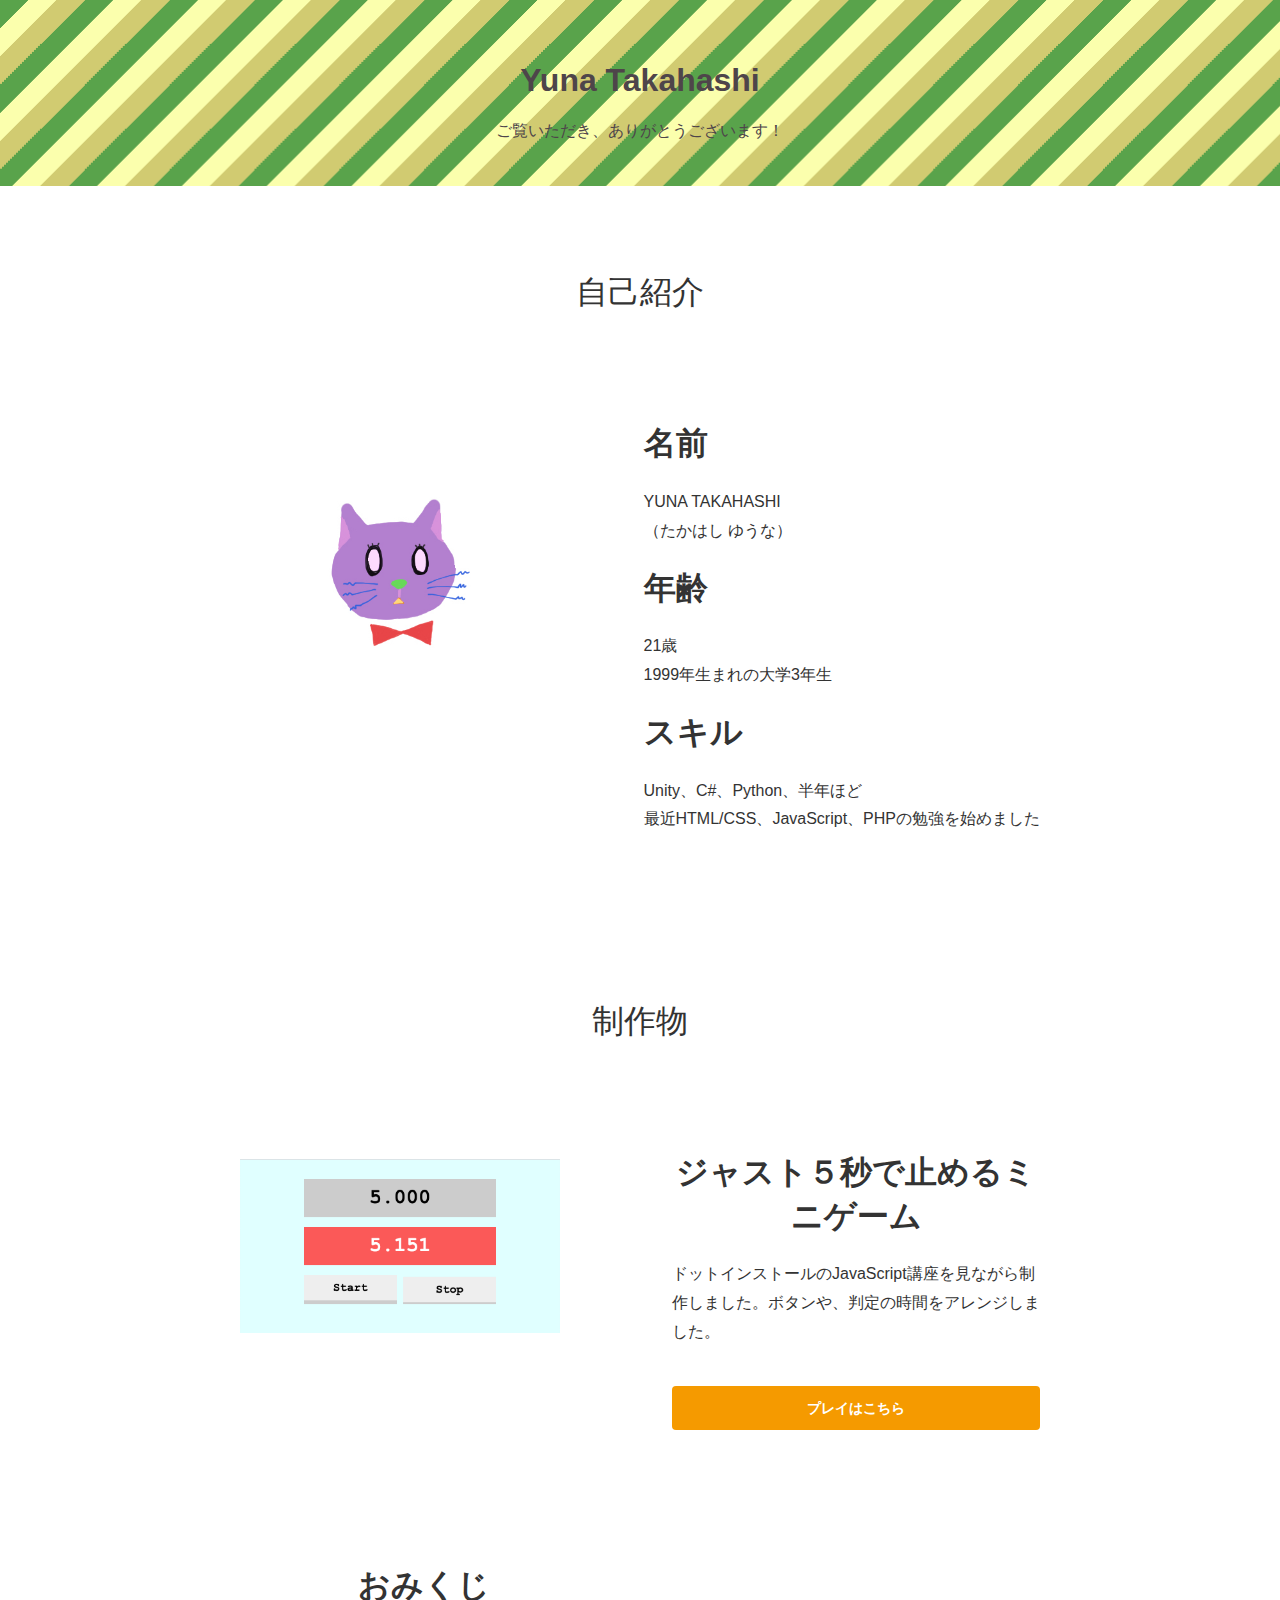
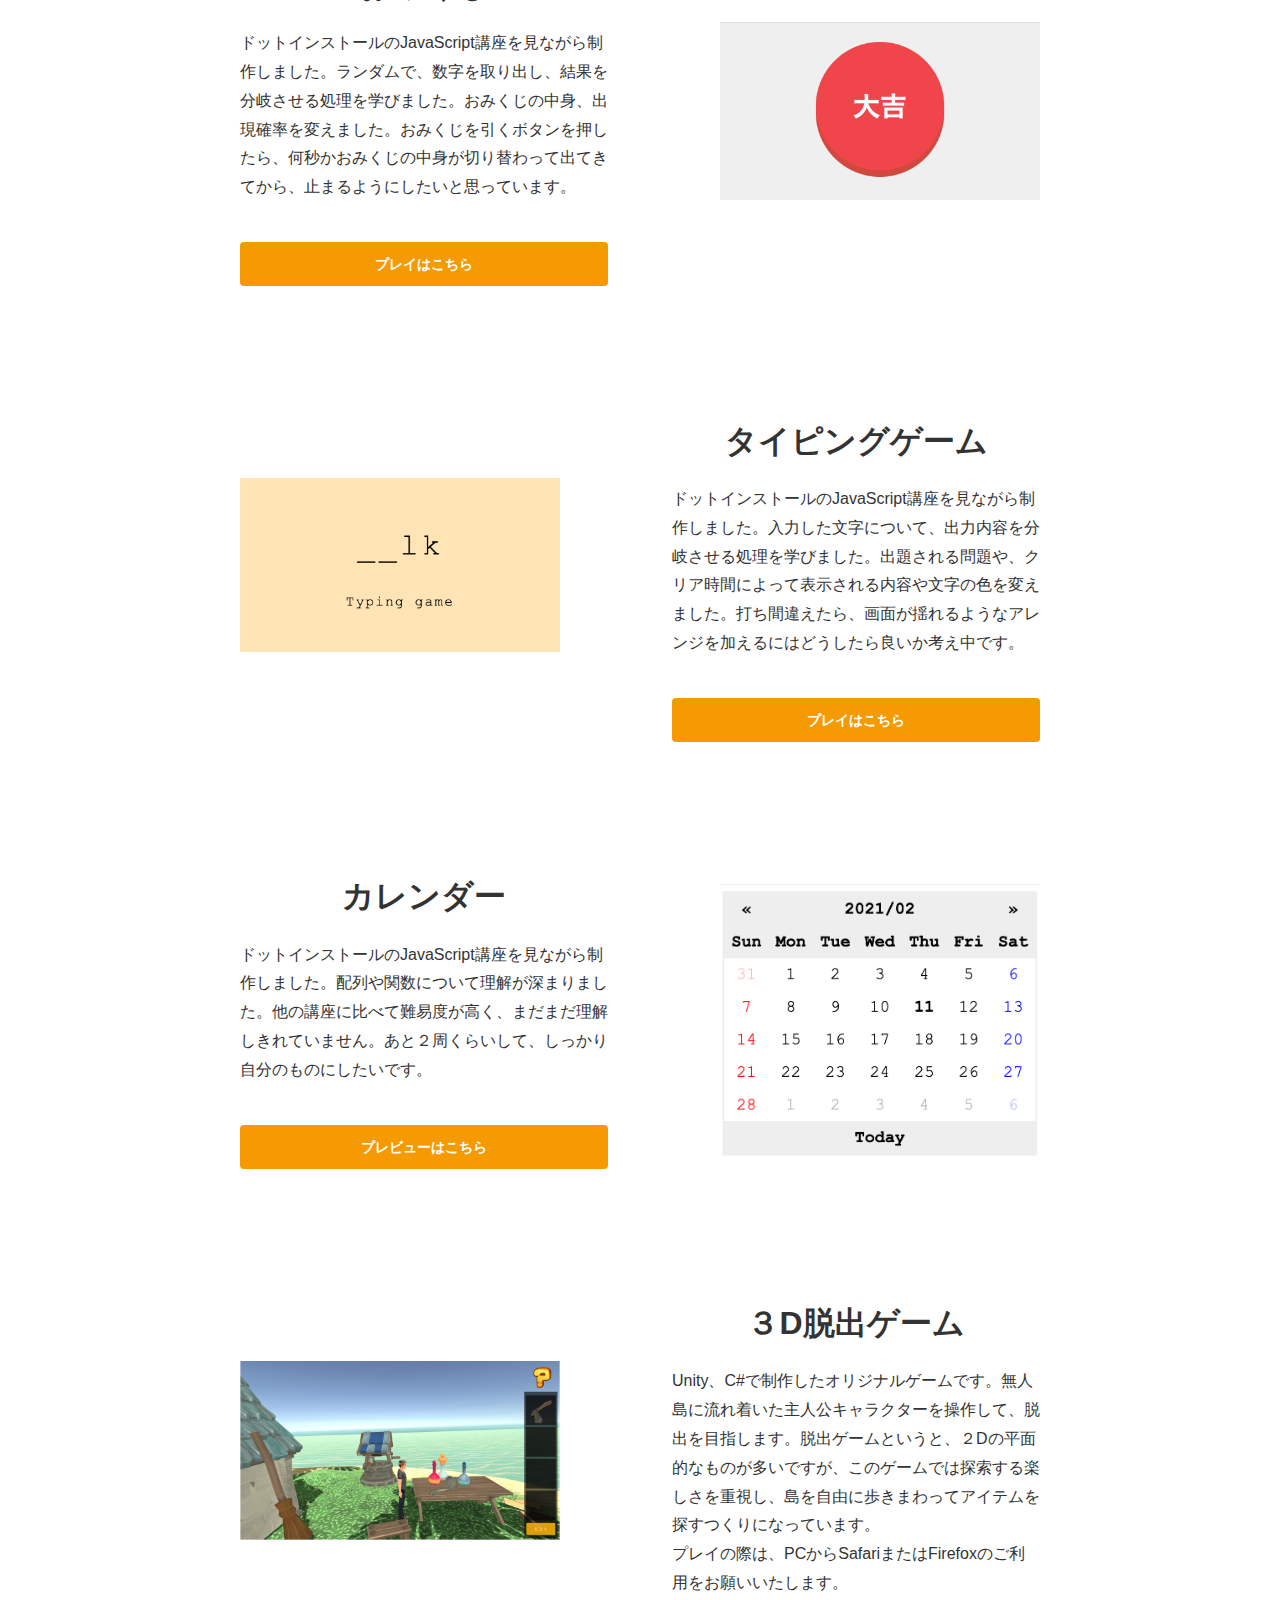
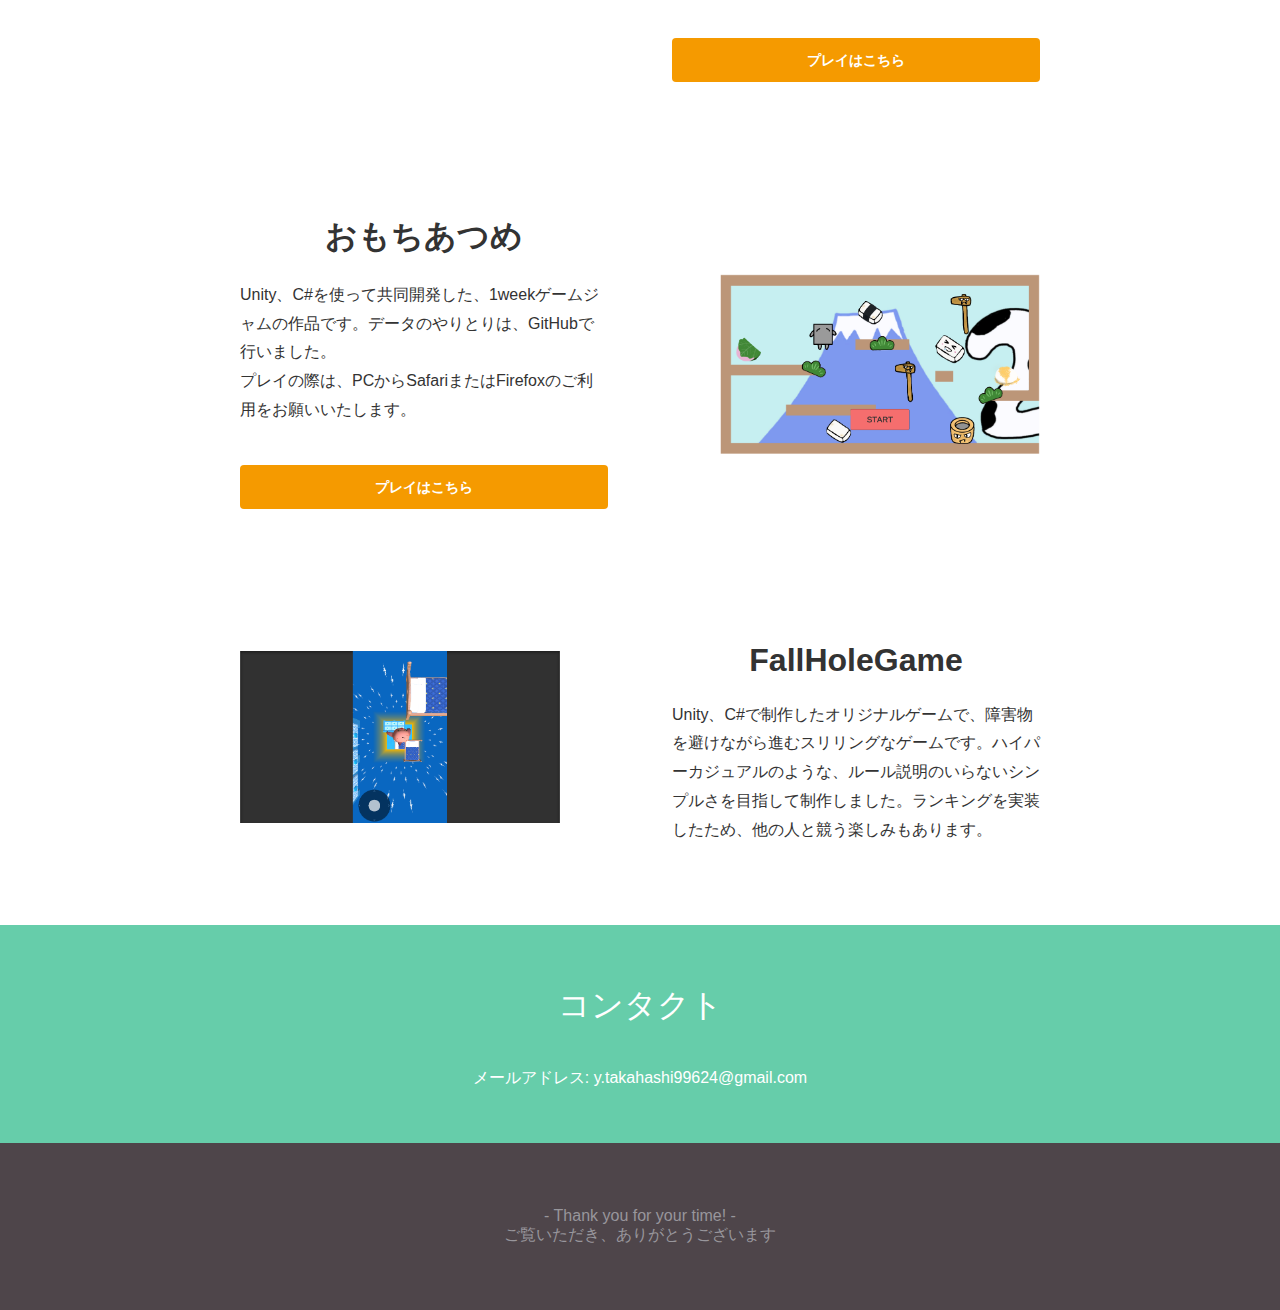
<file: index.html>
<!DOCTYPE html>
<html lang="ja">
<head>
  <meta charset="utf-8">
  <meta name="viewport" content="width=device-width, initial-scale=1">
  <title>Portfolio Yuna Takahashi</title>
  <link rel="stylesheet" href="css/styles.css">
  <link rel="icon" href="img/portfolio.ico">
</head>
<body>
  <header>
    <div class="container">
      <div class="info">
        <h1>Yuna Takahashi</h1>
        <p>ご覧いただき、ありがとうございます！</p>
      </div>
    </div>
  </header>

  <section class="features">
    <h1>自己紹介</h1>

    <div class="container">
      <section>
        <div class="pic mypic">
          <img src="img/prof.png">
        </div>
        <div class="myinfo">
          <h1>名前</h1>
          <p>YUNA TAKAHASHI<br>（たかはし ゆうな）</p>
          <h1>年齢</h1>
          <p>21歳<br>1999年生まれの大学3年生</p>
          <h1>スキル</h1>
          <p>Unity、C#、Python、半年ほど<br>最近HTML/CSS、JavaScript、PHPの勉強を始めました</p>
          <p></p>
        </div>
      </section>
    </div>

    <h1>制作物</h1>
    <div class="container">
      <section>
        <div class="pic">
          <img src="img/just5image2.png">
        </div>
        <div class="info">
          <h1>ジャスト５秒で止めるミニゲーム</h1>
          <p>ドットインストールのJavaScript講座を見ながら制作しました。ボタンや、判定の時間をアレンジしました。</p>
          <a href="game-seconds.html" target="blank" 
          class="btn">プレイはこちら</a>
          <!-- 横100％にしたい、画面大きいのだと60％だっけ -->
        </div>
      </section>
      
      <section>
        <div class="pic pic2">
          <img src="img/omikuji.png">
        </div>
        <div class="info">
          <h1>おみくじ</h1>
          <p>ドットインストールのJavaScript講座を見ながら制作しました。ランダムで、数字を取り出し、結果を分岐させる処理を学びました。おみくじの中身、出現確率を変えました。おみくじを引くボタンを押したら、何秒かおみくじの中身が切り替わって出てきてから、止まるようにしたいと思っています。</p>
          <a href="omikuji.html" target="blank"  class="btn">プレイはこちら</a>
        </div>
      </section>

      <section>
        <div class="pic pic2">
          <img src="img/typing.png">
        </div>
        <div class="info">
          <h1>タイピングゲーム</h1>
          <p>ドットインストールのJavaScript講座を見ながら制作しました。入力した文字について、出力内容を分岐させる処理を学びました。出題される問題や、クリア時間によって表示される内容や文字の色を変えました。打ち間違えたら、画面が揺れるようなアレンジを加えるにはどうしたら良いか考え中です。</p>
          <a href="typing.html" target="blank" class="btn">プレイはこちら</a>
        </div>
      </section>

      <section>
        <div class="pic">
          <img src="img/carender2.png">
        </div>
        <div class="info">
          <h1>カレンダー</h1>
          <p>ドットインストールのJavaScript講座を見ながら制作しました。配列や関数について理解が深まりました。他の講座に比べて難易度が高く、まだまだ理解しきれていません。あと２周くらいして、しっかり自分のものにしたいです。</p>
          <a href="calendar.html" target="blank" class="btn">プレビューはこちら</a>
        </div>
      </section>

      <section>
        <div class="pic pic2">
          <img src="img/escape.png">
        </div>
        <div class="info">
          <h1>３D脱出ゲーム</h1>
          <p>Unity、C#で制作したオリジナルゲームです。無人島に流れ着いた主人公キャラクターを操作して、脱出を目指します。脱出ゲームというと、２Dの平面的なものが多いですが、このゲームでは探索する楽しさを重視し、島を自由に歩きまわってアイテムを探すつくりになっています。<br>プレイの際は、PCからSafariまたはFirefoxのご利用をお願いいたします。</p>
          <a href="https://unityroom.com/games/island_dasyutu" class="btn">プレイはこちら</a>
          <!-- UnityRoomのリンクつける -->
        </div>
      </section>

      <section>
        <div class="pic pic2">
          <img src="img/omochi.png">
        </div>
        <div class="info">
          <h1>おもちあつめ</h1>
          <p>Unity、C#を使って共同開発した、1weekゲームジャムの作品です。データのやりとりは、GitHubで行いました。<br>プレイの際は、PCからSafariまたはFirefoxのご利用をお願いいたします。</p>
          <a href="https://unityroom.com/games/omochi_1weekgame_shimazu" class="btn">プレイはこちら</a>
        </div>
      </section>

      <section>
        <div class="pic">
          <img src="img/mogura.png">
        </div>
        <div class="info">
          <h1>FallHoleGame</h1>
          <p>Unity、C#で制作したオリジナルゲームで、障害物を避けながら進むスリリングなゲームです。ハイパーカジュアルのような、ルール説明のいらないシンプルさを目指して制作しました。ランキングを実装したため、他の人と競う楽しみもあります。</p>
          <!-- <a href="" class="btn">プレイはこちら</a> -->
        </div>
      </section>
      
    </div>
  </section>

  <section class="contact">
    <h1>コンタクト</h1>
    <p><br>メールアドレス:
      y.takahashi99624@gmail.com<br></p>
  </section>

  <footer>
    - Thank you for your time! -<br>
    ご覧いただき、ありがとうございます
  </footer>
</body>
</html>
</file>
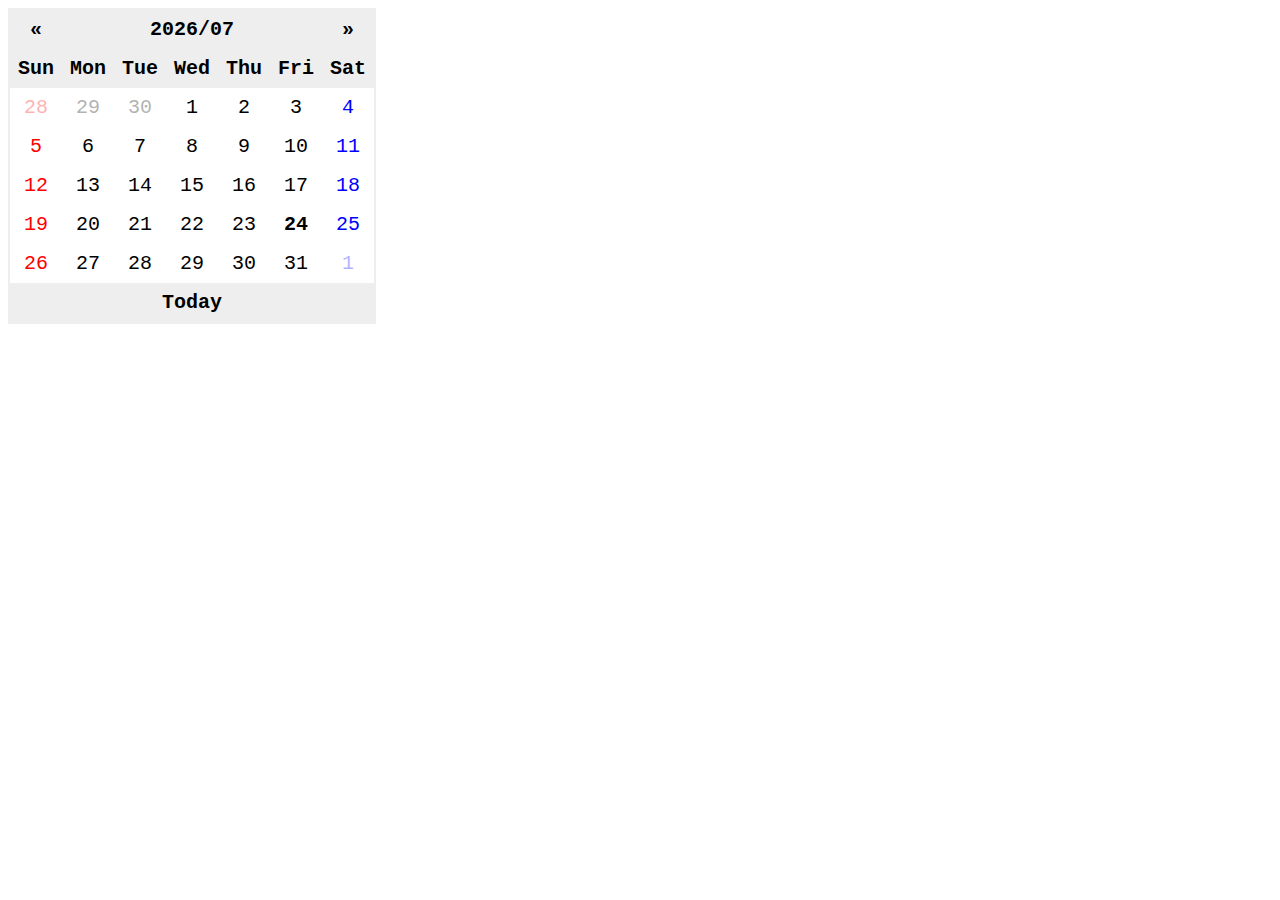
<file: calendar.html>
<!DOCTYPE html>
<html lang="ja">
<head>
  <meta charset="utf-8">
  <title>Calendar</title>
  <link rel="stylesheet" href="css/calendar-styles.css">
</head>
<body>
  <table>
    <thead>
      <tr><th id="prev">&laquo;</th>
        <th id="title" colspan="5">2020/05</th>
        <!-- colspan="5"で５列分を占有 -->
        <th id="next">&raquo;</th>
      </tr>    
      <tr>
        <th>Sun</th>
        <th>Mon</th>
        <th>Tue</th>
        <th>Wed</th>
        <th>Thu</th>
        <th>Fri</th>
        <th>Sat</th>
      </tr>
    </thead>
    <tbody>
      
    </tbody>     
    <tfoot>
      <tr>
        <td id="today" colspan="7">Today</td>
      </tr>
    </tfoot>
  </table>

  <script src="js/calendar.js"></script>
</body>
</html>
</file>
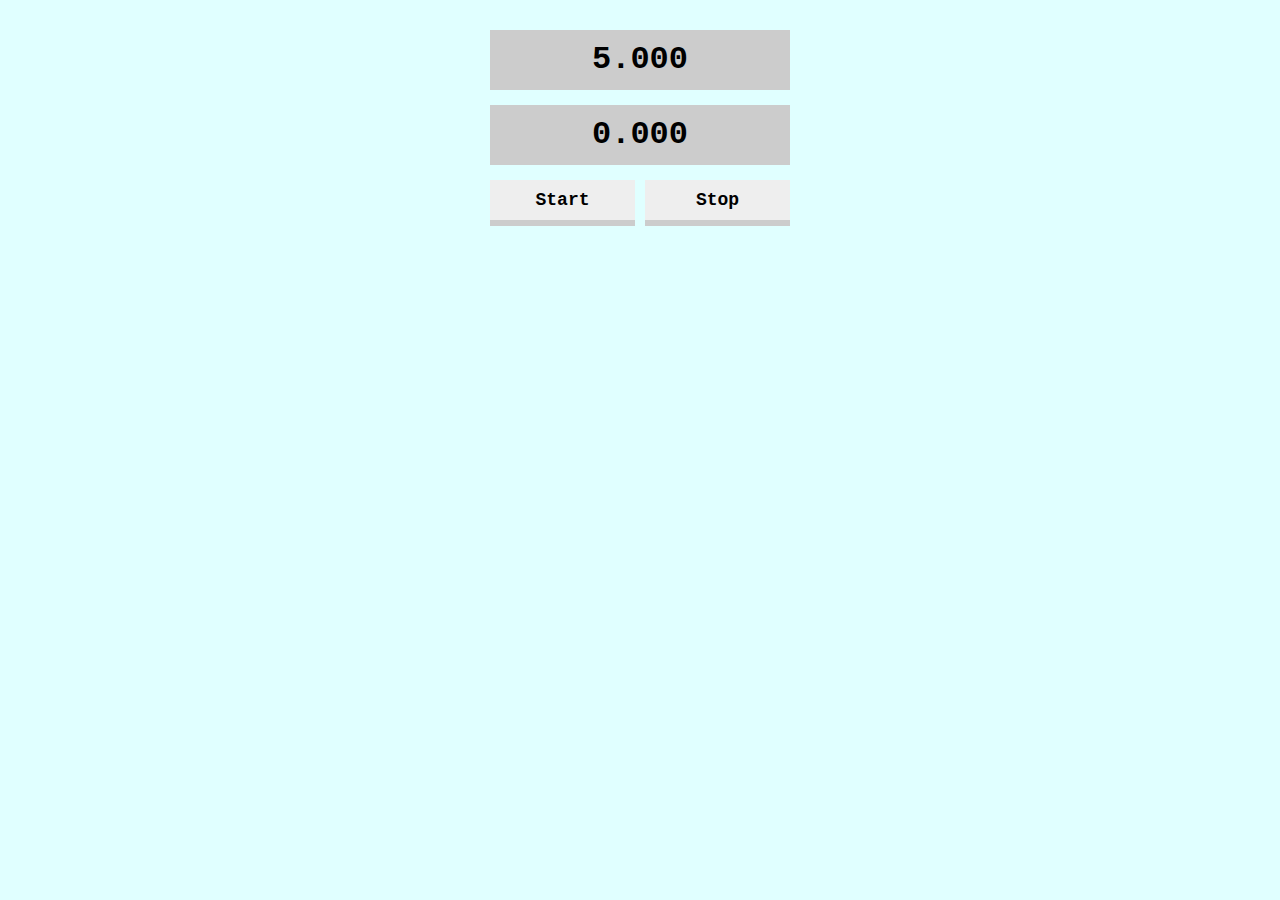
<file: game-seconds.html>
<!DOCTYPE html>
<html lang="ja">
<head>
  <meta charset="utf-8">
  <title>ジャストファイブ</title>
  <link rel="stylesheet" href="css/just-styles.css">
</head>
<body>
  <div class="container">
    <div id="target">5.000</div>
    <div id="result">0.000</div>
    <div class="buttons">
      <div id="start">Start</div>
      <div id="stop">Stop</div>
    </div>
    
  </div>
  <script src="js/seconds.js"></script>
</body>
</html>
</file>
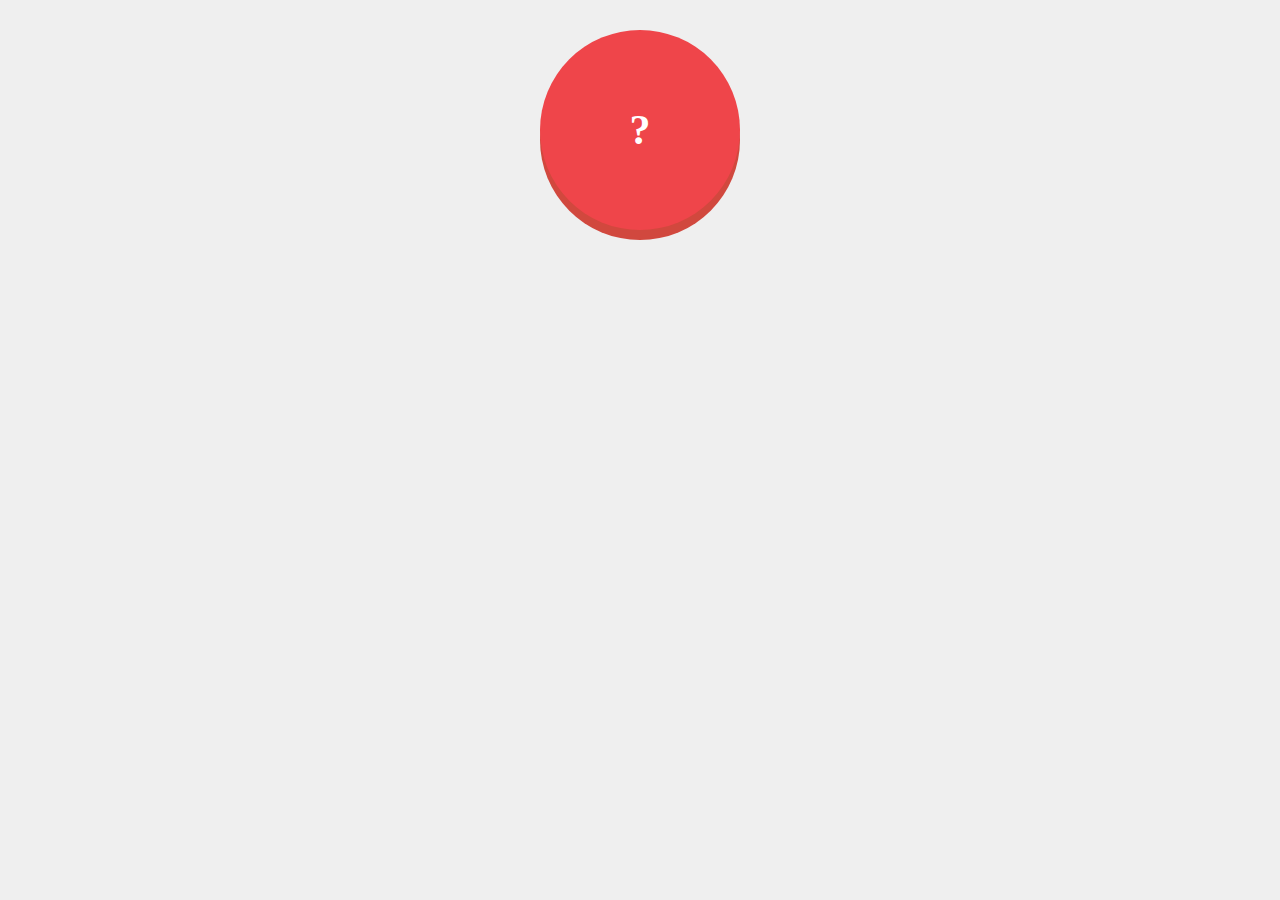
<file: omikuji.html>
<!DOCTYPE html>
<html lang="ja">
<head>
  <meta charset="utf-8">
  <title>おみくじ</title>
  <link rel="stylesheet" href="css/omikuji-styles.css">
</head>
<body>
  <div id="btn">?</div>
  
  <script src="js/omikuji.js"></script>
</body>
</html>
</file>
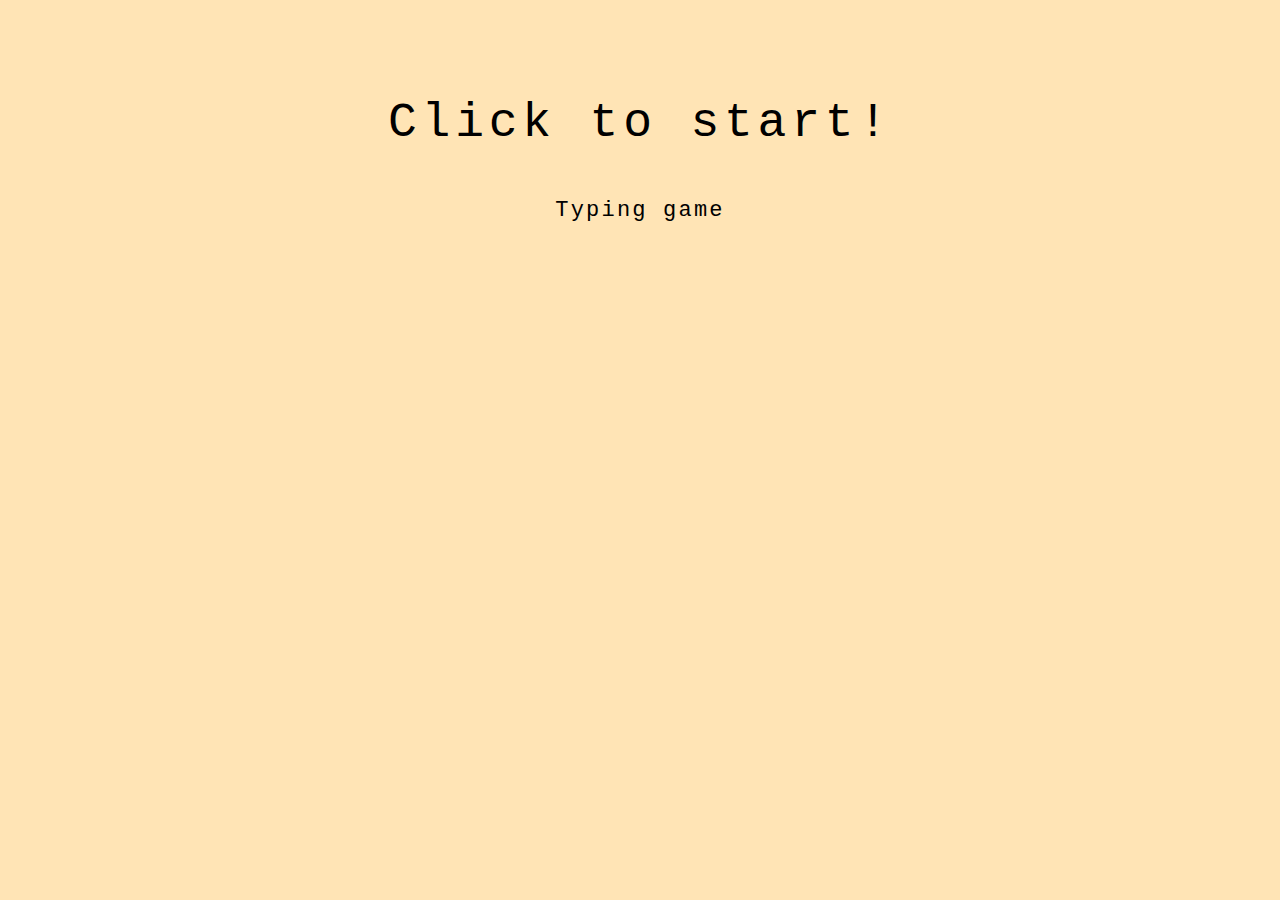
<file: typing.html>
<!DOCTYPE html>
<html lang="ja">
<head>
  <meta charset="utf-8">
  <title>TypingGame</title>
  <link rel="stylesheet" href="css/typing-styles.css">
</head>
<body>
  <p id="target">Click to start!</p>
  <p id="result">Typing game</p>

  <script src="js/typing.js"></script>
</body>
</html>
</file>
<file: css/styles.css>
body {
  margin: 0;
  font-size: 16px;
  font-family: Verdana, sans-serif;
  color: #333;
}

header {
  /* background: #f59a00; */
  /* background-image: linear-gradient(45deg, #eb8d21 25%, #6cfacd 25%, #6cfacd 50%, #eb8d21 50%, #eb8d21 75%, #6cfacd 75%, #6cfacd 100%);
  background-size: 56.57px 56.57px; */
  background-image: linear-gradient(135deg, #59a34b 16.67%, #fbffad 16.67%, #fbffad 33.33%, #d1cb71 33.33%, #d1cb71 50%, #59a34b 50%, #59a34b 66.67%, #fbffad 66.67%, #fbffad 83.33%, #d1cb71 83.33%, #d1cb71 100%);
  background-size: 84.85px 84.85px;
  /* color: #fff; */
  /* color: rgb(47, 61, 124); */
  color: #4e454a;
  text-align: center;
  padding-top: 62px;
  padding-bottom: 22px;
}

header h1,
header p {
  margin: 0;
  margin-bottom: 22px;
}

.features img {
  width: 100%;
}

.features > h1 {
  text-align: center;
  padding: 32px 0;
  font-weight: normal;
}

.features .container {
  margin: 0 32px;
  text-align : center   
  /* 全ての要素を中央揃え */
}

.features .info > p{
  text-align: left;
}

.features p {
  line-height: 1.8;
}

.features section {
  padding-bottom: 64px;
}

.features .btn {
  text-decoration: none;
  background:#f59a00;
  color: #fff;
  display: block;
  width: 100%;
  /* width: 140px; */
  line-height: 44px;
  margin: 40px auto 48px;
  font-size: 14px;
  font-weight: bold;
  border-radius: 4px;
}

.btn:hover {
  opacity: 0.9;
}

.contact {
  background: #66cdaa;
  color: #fff;
  text-align: center;
  padding: 3% 0;
}

.contact h1 {
  font-weight: normal;
}

footer {
  padding: 5% 0;
  /* background: #323135; */
  background: #4e454a;
  color: #98969c;
  text-align: center;
}

/* 画面サイズ大きい時 */

@media (min-width: 900px) {
  header .container {
    /* display: flex;
    width: 800px; */
    margin: 0 auto;
  }

  header .info {
    /* width: 60%; */
    align-self: center;
  }

  .features .container {
    width: 800px;
    margin: 0 auto;
  }

  .features section {
    display: flex;
    justify-content: space-between;
  }

  .features > h1{
    padding: 64px 0;
  }

  .features .myinfo h1,
  .features .myinfo p
  {
    text-align: left;
  }

  .features section:nth-child(even) {
    flex-direction: row-reverse;
  }

  .features .info {
    width: calc(50% - 32px);
  }


  .features .pic {
    width: 40%;
    padding-top: 30px;
  }

  .features .pic2 {
    padding-top: 10%;
  }

  .features .mypic{
    padding-top: 10%;
  }

}
</file>
<file: css/calendar-styles.css>
body{
  font-family: 'Courier New', monospace;
  font-size: 20px;
}

table{
  border-collapse: collapse;
  border: 2px solid #eee;
}

thead,
tfoot{
  background: #eee;
}

th,
td{
  padding: 8px;
  text-align: center;
}

tbody td:first-child{
  color: red;
}

tbody td:last-child{
  color: blue;
}

tfoot{
  font-weight: bold;
}

td.disabled{
  opacity: 0.3;
}

td.today{
  font-weight: bold;
}

#prev,
#next,
#today{
  cursor: pointer;
  user-select: none;
}
</file>
<file: css/just-styles.css>
body {
  background: #e0ffff;
}

.container {
font-family: 'Courier New', sans-serif;
width: 300px;
margin: 30px auto 0;
text-align: center;
font-weight: bold;
}

#target, #result {
font-size: 32px;
margin-bottom: 15px;
background: #ccc;
height: 60px;
line-height: 60px;
}

#start {
float: left;
}

#stop {
float: right;
}

#start, #stop {
cursor: pointer;
font-size: 18px;
width: 145px;
background: #eee;
/* height: 40px; */
line-height: 40px;
box-shadow: 0 6px 0 #ccc;
}

#start.pushed, #stop.pushed{
margin-top: 3px;
box-shadow: 0 3px 0 #ccc;
}

#result.standby{
opacity: 0.5;
}

#result.nearly{
background: #FA5858;
color: #fff;
}
</file>
<file: css/omikuji-styles.css>
body {
  background: #efefef;
}

#btn {
  width: 200px;
  height: 200px;
  background: #ef454a;
  border-radius: 50%;
  margin: 30px auto;
  text-align: center;
  line-height: 200px;
  color: #fff;
  font-weight: bold;
  font-size: 42px;
  cursor: pointer;
  box-shadow: 0 10px 0 #d1483e;
  user-select: none;
}

#btn:hover {
  opacity: 0.9;  
}

#btn:active{
  box-shadow: 0 5px 0 #d1483e;
  margin-top: 35px;
}
</file>
<file: css/typing-styles.css>
body{
  padding-top: 40px;  /*上に余白 */
  font-family: 'Courier New', monospace;
  text-align: center; /*中央揃え */
  background-color:#ffe4b5;
}

#target{
  font-size: 48px;
  letter-spacing: .1em; /*文字の間隔開いた*/
  user-select: none;
}

#result{
  font-size: 22px;
  letter-spacing: .1em;
  user-select: none;
}
#result.perfect{
  color: red;
}
</file>
